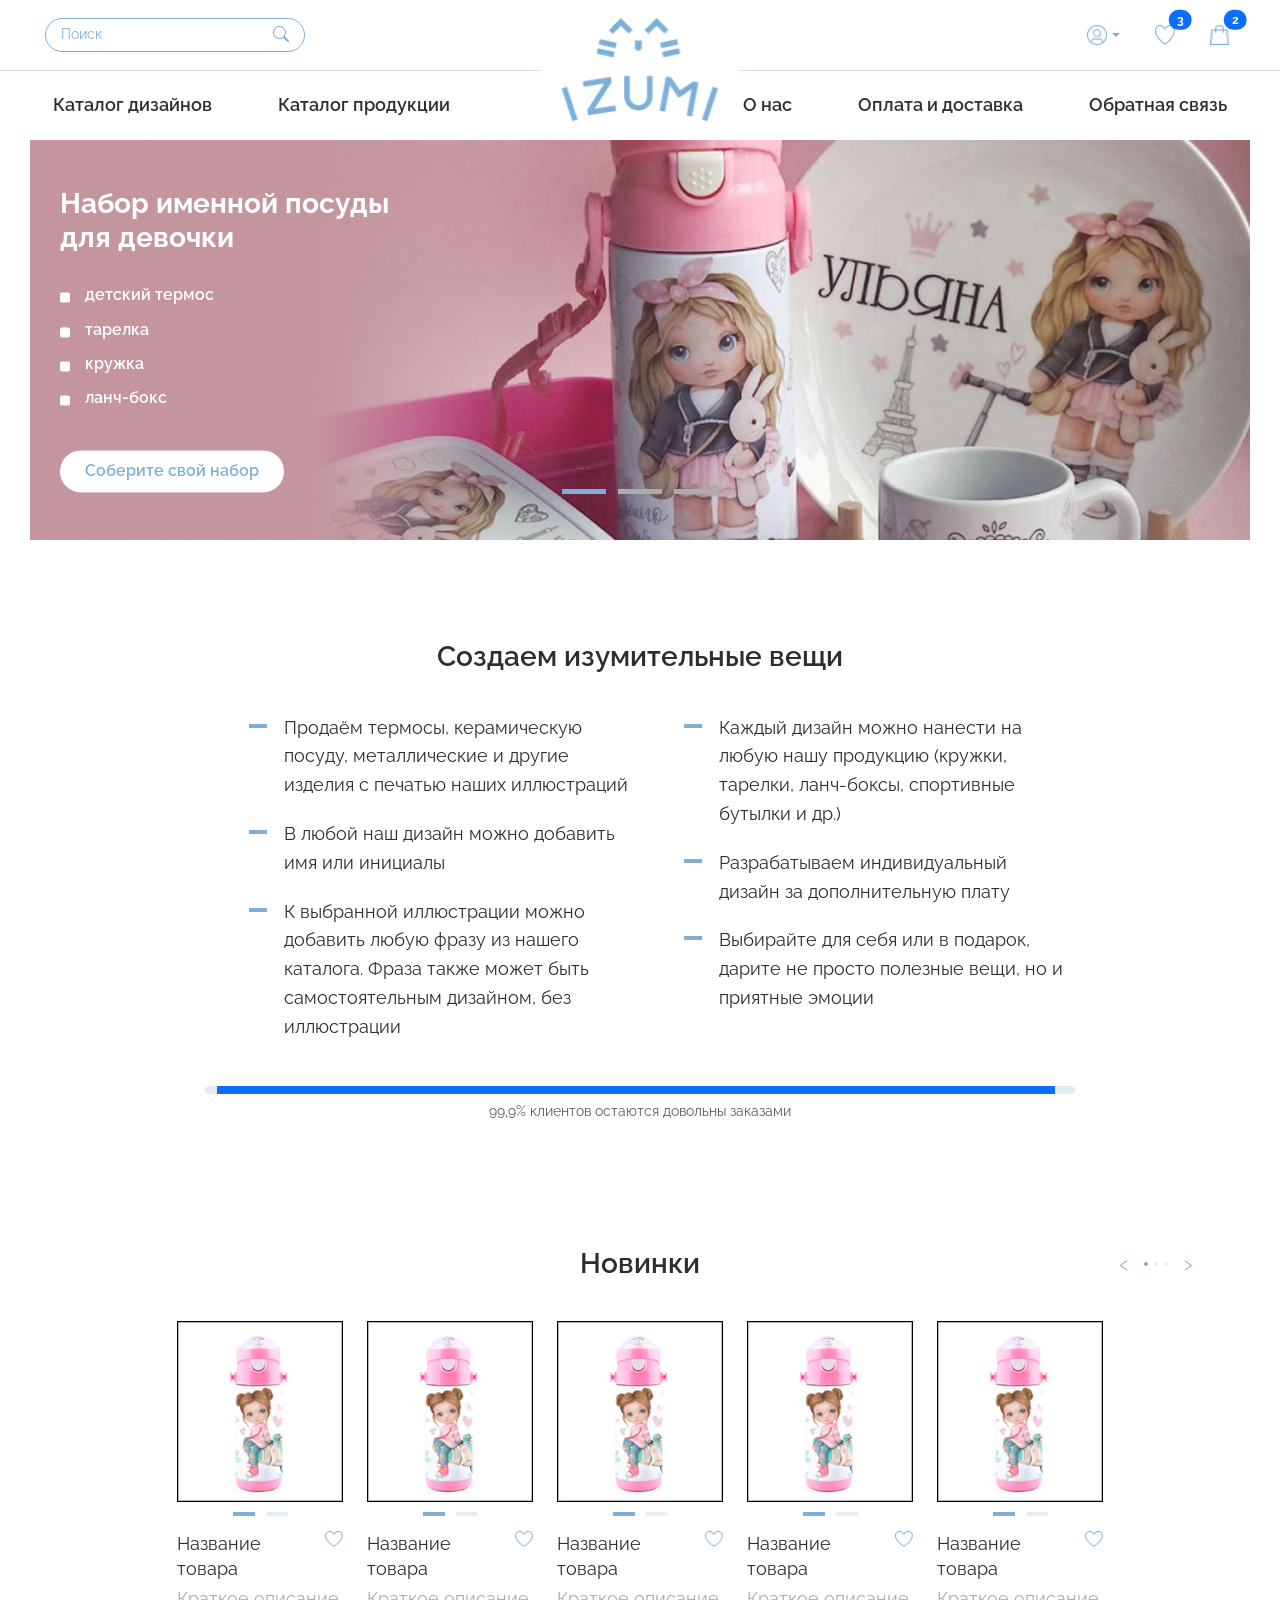
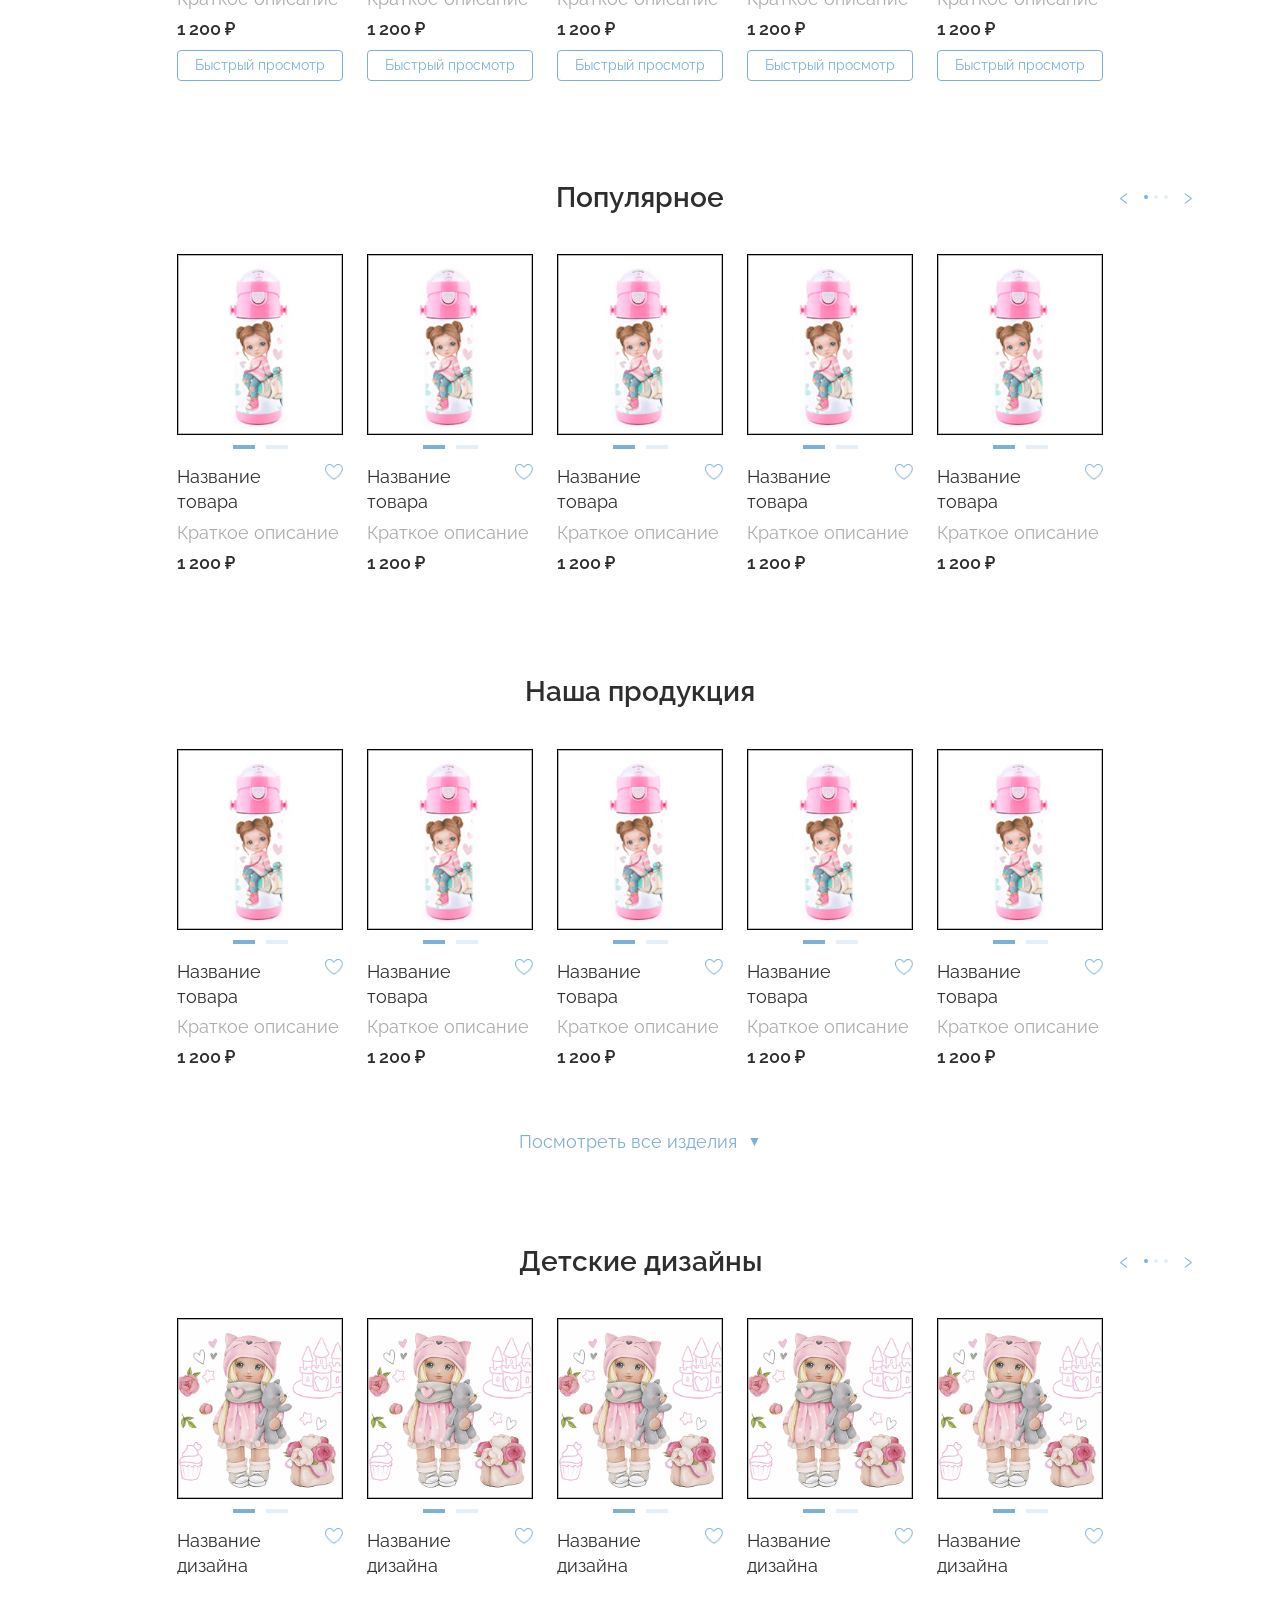
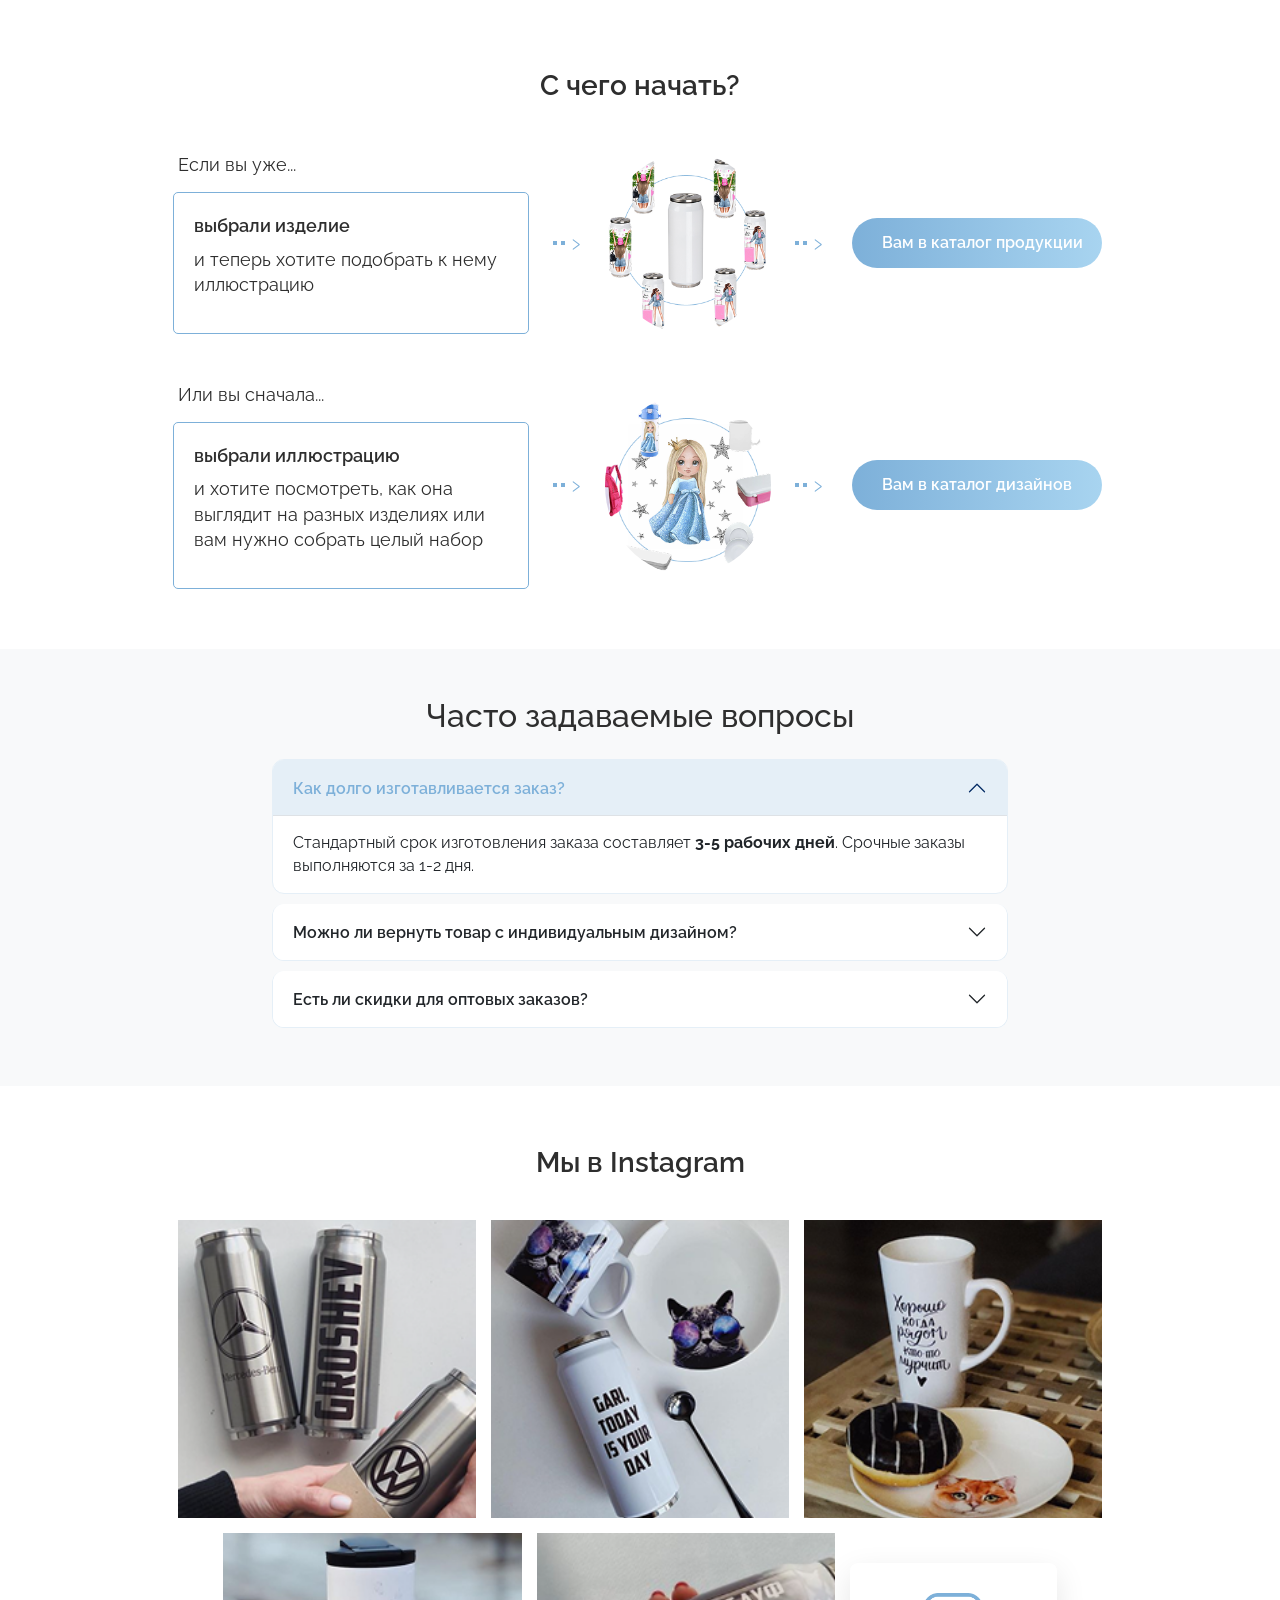
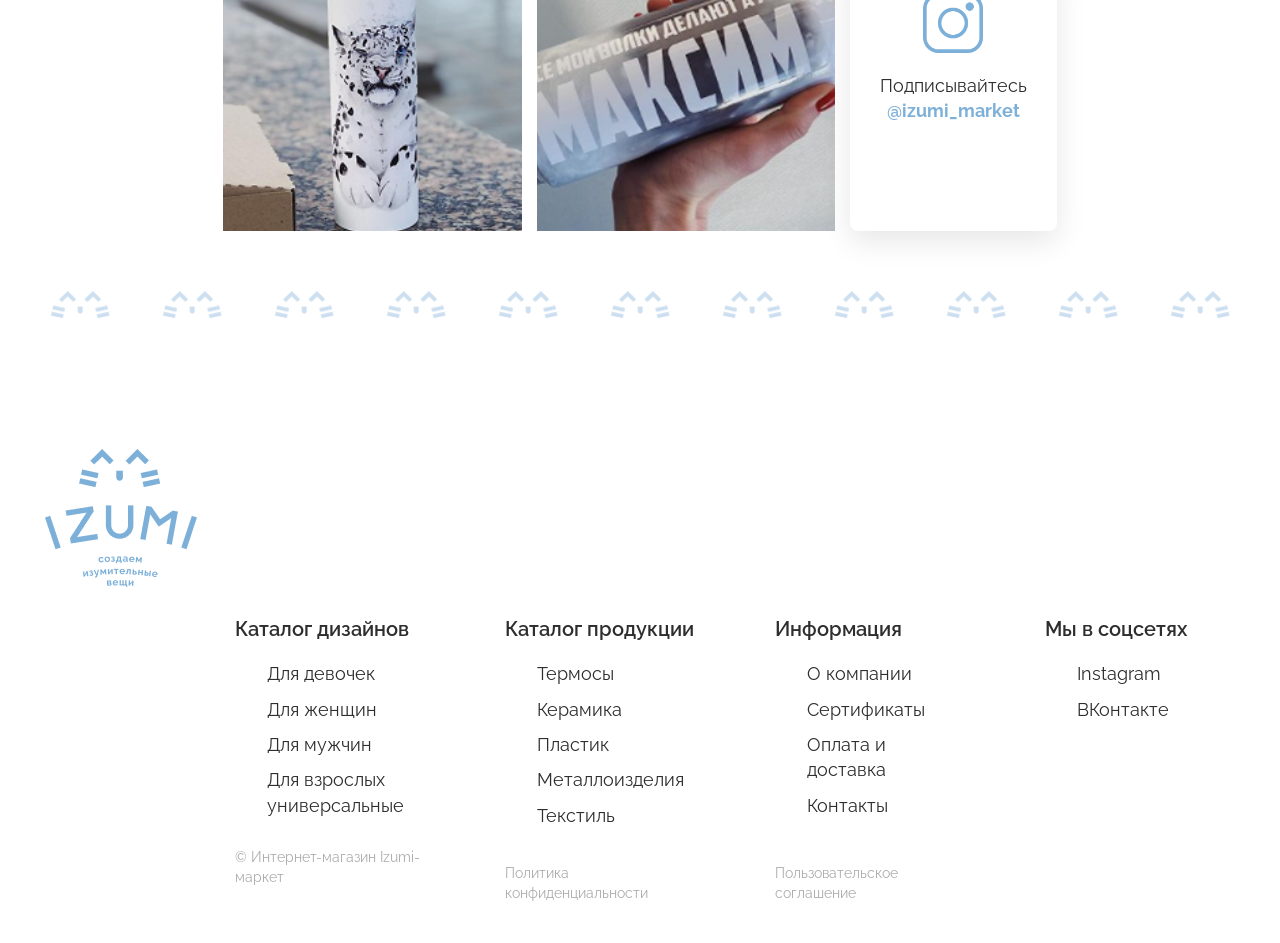
<file: BootStrap/index.html>
<!DOCTYPE html>
<html lang="ru">
<head>
    <meta charset="UTF-8">
    <meta name="viewport" content="width=device-width, initial-scale=1.0">
    <title>Izumi</title>
    <link href="https://cdn.jsdelivr.net/npm/bootstrap@5.3.3/dist/css/bootstrap.min.css" rel="stylesheet">
    <link rel="stylesheet" href="https://cdn.jsdelivr.net/npm/bootstrap-icons@1.11.3/font/bootstrap-icons.min.css">
    <link href="https://fonts.googleapis.com/css2?family=Raleway:wght@400;500;600;700&display=swap" rel="stylesheet">
    <link rel="stylesheet" href="css/style.css">
</head>
<body data-bs-spy="scroll" data-bs-target="#navbarMain" data-bs-root-margin="0px 0px -40%" data-bs-smooth-scroll="true" tabindex="0">
<header class="header">
    <div class="header__line header__line--top"></div>
    <div class="header__container">
       
        <div class="header__top">
            <div class="header__search">
                <input type="text" placeholder="Поиск" class="header__search-input">
                <button class="header__search-btn" aria-label="Искать">
                    <i class="bi bi-search"></i>
                </button>
            </div>
            <div class="header__icons">
                <div class="dropdown d-inline-block">
                    <button class="header__icon-btn dropdown-toggle" type="button" data-bs-toggle="dropdown" aria-expanded="false">
                        <img src="img/auth.png" alt="Профиль">
                    </button>
                    <ul class="dropdown-menu dropdown-menu-end">
                        <li><a class="dropdown-item" href="#"><i class="bi bi-person me-2"></i>Личный кабинет</a></li>
                        <li><a class="dropdown-item" href="#"><i class="bi bi-box-seam me-2"></i>Мои заказы</a></li>
                        <li><hr class="dropdown-divider"></li>
                        <li><a class="dropdown-item" href="#"><i class="bi bi-box-arrow-right me-2"></i>Выйти</a></li>
                    </ul>
                </div>
               <!--  Popover -->
<button class="header__icon-btn position-relative" id="favoritesPopover" 
        data-bs-toggle="popover" 
        data-bs-placement="bottom" 
        data-bs-content="Здесь хранятся выбранные вами товары. Добавляйте понравившиеся позиции в избранное!"
        data-bs-title="Избранное">
    <img src="img/fav.png" alt="Избранное">
    <span class="position-absolute top-0 start-100 translate-middle badge rounded-pill bg-primary">3</span>
</button>
                <button class="header__icon-btn position-relative" data-bs-toggle="offcanvas" data-bs-target="#cartOffcanvas">
                    <img src="img/cart.png" alt="Корзина">
                    <span class="position-absolute top-0 start-100 translate-middle badge rounded-pill bg-primary">2</span>
                </button>
            </div>
        </div>

       
        <div class="header__logo">
            <a href="#">
                <img src="img/logo.png" alt="Izumi">
            </a>
        </div>

        <!-- Navbar -->
        <nav class="navbar navbar-expand-lg header__navbar">
            <div class="container-fluid p-0">
                <button class="navbar-toggler ms-auto" type="button" data-bs-toggle="collapse" data-bs-target="#navbarMain" aria-controls="navbarMain" aria-expanded="false" aria-label="Toggle navigation">
                    <span class="navbar-toggler-icon"></span>
                </button>
                <div class="collapse navbar-collapse" id="navbarMain">
                    <ul class="navbar-nav">
                       
                        <div class="nav-group-left">
                            <li class="nav-item">
                                <a class="nav-link" href="#designs" data-bs-toggle="tooltip" data-bs-placement="bottom" title="Все дизайны иллюстраций">Каталог дизайнов</a>
                            </li>
                            <li class="nav-item">
                                <a class="nav-link" href="#catalog" data-bs-toggle="tooltip" data-bs-placement="bottom" title="Вся наша продукция">Каталог продукции</a>
                            </li>
                        </div>
                       
                        <div class="nav-group-right">
                            <li class="nav-item">
                                <a class="nav-link" href="#onas" data-bs-toggle="tooltip" data-bs-placement="bottom" title="История нашей компании">О нас</a>
                            </li>
                            <li class="nav-item">
                                <a class="nav-link" href="#oplata" data-bs-toggle="tooltip" data-bs-placement="bottom" title="Условия доставки и оплаты">Оплата и доставка</a>
                            </li>
                            <li class="nav-item">
                                <a class="nav-link" href="#feedback-popup">Обратная связь</a>
                            </li>
                        </div>
                    </ul>
                </div>
            </div>
        </nav>
    </div>
</header>
<main>
    <!-- КАРУСЕЛЬ -->
    <div class="services__carousel">
        <div id="mainCarousel" class="carousel slide" data-bs-ride="carousel">
            <div class="carousel-indicators">
                <button type="button" data-bs-target="#mainCarousel" data-bs-slide-to="0" class="active"></button>
                <button type="button" data-bs-target="#mainCarousel" data-bs-slide-to="1"></button>
                <button type="button" data-bs-target="#mainCarousel" data-bs-slide-to="2"></button>
            </div>
            <div class="carousel-inner">
                <div class="carousel-item active">
                    <div class="carousel-slide" style="background-image: url('img/slide1.jpg');">
                        <div class="carousel__content">
                            <h2 class="carousel__title">Набор именной посуды для девочки</h2>
                            <ul class="carousel__list">
                                <li>детский термос</li>
                                <li>тарелка</li>
                                <li>кружка</li>
                                <li>ланч-бокс</li>
                            </ul>
                            <button class="carousel__btn">Соберите свой набор</button>
                        </div>
                    </div>
                </div>
                <div class="carousel-item">
                    <div class="carousel-slide" style="background-image: url('img/slide2.jpg');">
                        <div class="carousel__content">
                            <h2 class="carousel__title">Персонализированные подарки</h2>
                            <ul class="carousel__list">
                                <li>именные кружки</li>
                                <li>тарелки с дизайном</li>
                                <li>термосы с гравировкой</li>
                            </ul>
                            <button class="carousel__btn">Выбрать подарок</button>
                        </div>
                    </div>
                </div>
                <div class="carousel-item">
                    <div class="carousel-slide" style="background-image: url('img/slide3.jpg');">
                        <div class="carousel__content">
                            <h2 class="carousel__title">Уникальные дизайны</h2>
                            <ul class="carousel__list">
                                <li>для детей и взрослых</li>
                                <li>любые фразы</li>
                                <li>индивидуальный подход</li>
                            </ul>
                            <button class="carousel__btn">Смотреть дизайны</button>
                        </div>
                    </div>
                </div>
            </div>
        </div>
    </div>

    <!-- ИНФО БЛОК -->
    <div class="services__info">
        <div class="container">
            <h1 class="services__heading">Создаем изумительные вещи</h1>
            <div class="row justify-content-center gy-4">
                <div class="col-md-6">
                    <ul class="services__list">
                        <li>Продаём термосы, керамическую посуду, металлические и другие изделия с печатью наших иллюстраций</li>
                        <li>В любой наш дизайн можно добавить имя или инициалы</li>
                        <li>К выбранной иллюстрации можно добавить любую фразу из нашего каталога. Фраза также может быть самостоятельным дизайном, без иллюстрации</li>
                    </ul>
                </div>
                <div class="col-md-6">
                    <ul class="services__list">
                        <li>Каждый дизайн можно нанести на любую нашу продукцию (кружки, тарелки, ланч-боксы, спортивные бутылки и др.)</li>
                        <li>Разрабатываем индивидуальный дизайн за дополнительную плату</li>
                        <li>Выбирайте для себя или в подарок, дарите не просто полезные вещи, но и приятные эмоции</li>
                    </ul>
                </div>

                 <div class="progress" style="height: 8px;">
                <div class="progress-bar bg-primary" role="progressbar" style="width: 99%" aria-valuenow="60" aria-valuemin="0" aria-valuemax="100"></div>
            </div>
            <p class="text-center text-muted small mt-2">99,9% клиентов остаются довольны заказами</p>
        </div>
            </div>
        </div>
    </div>

    <!-- НОВИНКИ -->
    <section class="products">
        <div class="container">
            <div class="products__header">
                <h2 class="products__heading">Новинки</h2>
                <div class="products__arrows">
                    <button class="products__arrow">‹</button>
                    <span class="products__dots">
                        <span class="products__dot active"></span>
                        <span class="products__dot"></span>
                        <span class="products__dot"></span>
                    </span>
                    <button class="products__arrow">›</button>
                </div>
            </div>

            <div class="row g-4 justify-content-center">
                <div class="col-lg-2 col-md-4 col-6">
                    <div class="product-card">
                        <div class="product-card__image"><img src="img/product.jpg" alt="Товар"></div>
                        <div class="product-card__dots"><span class="product-card__dot active"></span><span class="product-card__dot"></span></div>
                        <div class="product-card__info">
                            <div class="product-card__name-row"><p class="product-card__name">Название товара</p><button class="product-card__fav"><img src="img/fav.png" alt=""></button></div>
                            <p class="product-card__desc">Краткое описание</p>
                            <p class="product-card__price">1 200 ₽</p>
                            <button class="btn btn-sm btn-outline-primary mt-2 w-100" data-bs-toggle="modal" data-bs-target="#productModal">Быстрый просмотр</button>
                        </div>
                    </div>
                </div>
                <div class="col-lg-2 col-md-4 col-6">
                    <div class="product-card">
                        <div class="product-card__image"><img src="img/product.jpg" alt="Товар"></div>
                        <div class="product-card__dots"><span class="product-card__dot active"></span><span class="product-card__dot"></span></div>
                        <div class="product-card__info">
                            <div class="product-card__name-row"><p class="product-card__name">Название товара</p><button class="product-card__fav"><img src="img/fav.png" alt=""></button></div>
                            <p class="product-card__desc">Краткое описание</p>
                            <p class="product-card__price">1 200 ₽</p>
                            <button class="btn btn-sm btn-outline-primary mt-2 w-100" data-bs-toggle="modal" data-bs-target="#productModal">Быстрый просмотр</button>
                        </div>
                    </div>
                </div>
                <div class="col-lg-2 col-md-4 col-6">
                    <div class="product-card">
                        <div class="product-card__image"><img src="img/product.jpg" alt="Товар"></div>
                        <div class="product-card__dots"><span class="product-card__dot active"></span><span class="product-card__dot"></span></div>
                        <div class="product-card__info">
                            <div class="product-card__name-row"><p class="product-card__name">Название товара</p><button class="product-card__fav"><img src="img/fav.png" alt=""></button></div>
                            <p class="product-card__desc">Краткое описание</p>
                            <p class="product-card__price">1 200 ₽</p>
                            <button class="btn btn-sm btn-outline-primary mt-2 w-100" data-bs-toggle="modal" data-bs-target="#productModal">Быстрый просмотр</button>
                        </div>
                    </div>
                </div>
                <div class="col-lg-2 col-md-4 col-6">
                    <div class="product-card">
                        <div class="product-card__image"><img src="img/product.jpg" alt="Товар"></div>
                        <div class="product-card__dots"><span class="product-card__dot active"></span><span class="product-card__dot"></span></div>
                        <div class="product-card__info">
                            <div class="product-card__name-row"><p class="product-card__name">Название товара</p><button class="product-card__fav"><img src="img/fav.png" alt=""></button></div>
                            <p class="product-card__desc">Краткое описание</p>
                            <p class="product-card__price">1 200 ₽</p>
                            <button class="btn btn-sm btn-outline-primary mt-2 w-100" data-bs-toggle="modal" data-bs-target="#productModal">Быстрый просмотр</button>
                        </div>
                    </div>
                </div>
                <div class="col-lg-2 col-md-4 col-6">
                    <div class="product-card">
                        <div class="product-card__image"><img src="img/product.jpg" alt="Товар"></div>
                        <div class="product-card__dots"><span class="product-card__dot active"></span><span class="product-card__dot"></span></div>
                        <div class="product-card__info">
                            <div class="product-card__name-row"><p class="product-card__name">Название товара</p><button class="product-card__fav"><img src="img/fav.png" alt=""></button></div>
                            <p class="product-card__desc">Краткое описание</p>
                            <p class="product-card__price">1 200 ₽</p>
                            <button class="btn btn-sm btn-outline-primary mt-2 w-100" data-bs-toggle="modal" data-bs-target="#productModal">Быстрый просмотр</button>
                        </div>
                    </div>
                </div>
            </div>
        </div>
    </section>

    <!-- ПОПУЛЯРНОЕ -->
    <section class="products">
        <div class="container">
            <div class="products__header">
                <h2 class="products__heading">Популярное</h2>
                <div class="products__arrows">
                    <button class="products__arrow">‹</button>
                    <span class="products__dots"><span class="products__dot active"></span><span class="products__dot"></span><span class="products__dot"></span></span>
                    <button class="products__arrow">›</button>
                </div>
            </div>
            <div class="row g-4 justify-content-center">
                <div class="col-lg-2 col-md-4 col-6"><div class="product-card"><div class="product-card__image"><img src="img/product.jpg" alt="Товар"></div><div class="product-card__dots"><span class="product-card__dot active"></span><span class="product-card__dot"></span></div><div class="product-card__info"><div class="product-card__name-row"><p class="product-card__name">Название товара</p><button class="product-card__fav"><img src="img/fav.png" alt=""></button></div><p class="product-card__desc">Краткое описание</p><p class="product-card__price">1 200 ₽</p></div></div></div>
                <div class="col-lg-2 col-md-4 col-6"><div class="product-card"><div class="product-card__image"><img src="img/product.jpg" alt="Товар"></div><div class="product-card__dots"><span class="product-card__dot active"></span><span class="product-card__dot"></span></div><div class="product-card__info"><div class="product-card__name-row"><p class="product-card__name">Название товара</p><button class="product-card__fav"><img src="img/fav.png" alt=""></button></div><p class="product-card__desc">Краткое описание</p><p class="product-card__price">1 200 ₽</p></div></div></div>
                <div class="col-lg-2 col-md-4 col-6"><div class="product-card"><div class="product-card__image"><img src="img/product.jpg" alt="Товар"></div><div class="product-card__dots"><span class="product-card__dot active"></span><span class="product-card__dot"></span></div><div class="product-card__info"><div class="product-card__name-row"><p class="product-card__name">Название товара</p><button class="product-card__fav"><img src="img/fav.png" alt=""></button></div><p class="product-card__desc">Краткое описание</p><p class="product-card__price">1 200 ₽</p></div></div></div>
                <div class="col-lg-2 col-md-4 col-6"><div class="product-card"><div class="product-card__image"><img src="img/product.jpg" alt="Товар"></div><div class="product-card__dots"><span class="product-card__dot active"></span><span class="product-card__dot"></span></div><div class="product-card__info"><div class="product-card__name-row"><p class="product-card__name">Название товара</p><button class="product-card__fav"><img src="img/fav.png" alt=""></button></div><p class="product-card__desc">Краткое описание</p><p class="product-card__price">1 200 ₽</p></div></div></div>
                <div class="col-lg-2 col-md-4 col-6"><div class="product-card"><div class="product-card__image"><img src="img/product.jpg" alt="Товар"></div><div class="product-card__dots"><span class="product-card__dot active"></span><span class="product-card__dot"></span></div><div class="product-card__info"><div class="product-card__name-row"><p class="product-card__name">Название товара</p><button class="product-card__fav"><img src="img/fav.png" alt=""></button></div><p class="product-card__desc">Краткое описание</p><p class="product-card__price">1 200 ₽</p></div></div></div>
            </div>
        </div>
    </section>

    <!-- ПРОДУКЦИЯ -->
    <section id="catalog" class="products">
        <div class="container">
            <div class="products__header">
                <h2 class="products__heading">Наша продукция</h2>
            </div>
            <div class="row g-4 justify-content-center">
                <div class="col-lg-2 col-md-4 col-6"><div class="product-card"><div class="product-card__image"><img src="img/product.jpg" alt="Товар"></div><div class="product-card__dots"><span class="product-card__dot active"></span><span class="product-card__dot"></span></div><div class="product-card__info"><div class="product-card__name-row"><p class="product-card__name">Название товара</p><button class="product-card__fav"><img src="img/fav.png" alt=""></button></div><p class="product-card__desc">Краткое описание</p><p class="product-card__price">1 200 ₽</p></div></div></div>
                <div class="col-lg-2 col-md-4 col-6"><div class="product-card"><div class="product-card__image"><img src="img/product.jpg" alt="Товар"></div><div class="product-card__dots"><span class="product-card__dot active"></span><span class="product-card__dot"></span></div><div class="product-card__info"><div class="product-card__name-row"><p class="product-card__name">Название товара</p><button class="product-card__fav"><img src="img/fav.png" alt=""></button></div><p class="product-card__desc">Краткое описание</p><p class="product-card__price">1 200 ₽</p></div></div></div>
                <div class="col-lg-2 col-md-4 col-6"><div class="product-card"><div class="product-card__image"><img src="img/product.jpg" alt="Товар"></div><div class="product-card__dots"><span class="product-card__dot active"></span><span class="product-card__dot"></span></div><div class="product-card__info"><div class="product-card__name-row"><p class="product-card__name">Название товара</p><button class="product-card__fav"><img src="img/fav.png" alt=""></button></div><p class="product-card__desc">Краткое описание</p><p class="product-card__price">1 200 ₽</p></div></div></div>
                <div class="col-lg-2 col-md-4 col-6"><div class="product-card"><div class="product-card__image"><img src="img/product.jpg" alt="Товар"></div><div class="product-card__dots"><span class="product-card__dot active"></span><span class="product-card__dot"></span></div><div class="product-card__info"><div class="product-card__name-row"><p class="product-card__name">Название товара</p><button class="product-card__fav"><img src="img/fav.png" alt=""></button></div><p class="product-card__desc">Краткое описание</p><p class="product-card__price">1 200 ₽</p></div></div></div>
                <div class="col-lg-2 col-md-4 col-6"><div class="product-card"><div class="product-card__image"><img src="img/product.jpg" alt="Товар"></div><div class="product-card__dots"><span class="product-card__dot active"></span><span class="product-card__dot"></span></div><div class="product-card__info"><div class="product-card__name-row"><p class="product-card__name">Название товара</p><button class="product-card__fav"><img src="img/fav.png" alt=""></button></div><p class="product-card__desc">Краткое описание</p><p class="product-card__price">1 200 ₽</p></div></div></div>
            </div>
            <div class="products__more">
                <button class="products__more-btn">Посмотреть все изделия<span class="products__more-arrow">▼</span></button>
            </div>
        </div>
    </section>

    <!-- ДЕТСКИЕ ДИЗАЙНЫ -->
    <section id="designs" class="designs">
        <div class="container">
            <div class="products__header">
                <h2 class="products__heading">Детские дизайны</h2>
                <div class="products__arrows">
                    <button class="products__arrow">‹</button>
                    <span class="products__dots"><span class="products__dot active"></span><span class="products__dot"></span><span class="products__dot"></span></span>
                    <button class="products__arrow">›</button>
                </div>
            </div>
            <div class="row g-4 justify-content-center">
                <div class="col-lg-2 col-md-4 col-6"><div class="product-card"><div class="product-card__image"><img src="img/kiddesign.jpg" alt="Дизайн"></div><div class="product-card__dots"><span class="product-card__dot active"></span><span class="product-card__dot"></span></div><div class="product-card__info"><div class="product-card__name-row"><p class="product-card__name">Название дизайна</p><button class="product-card__fav"><img src="img/fav.png" alt=""></button></div></div></div></div>
                <div class="col-lg-2 col-md-4 col-6"><div class="product-card"><div class="product-card__image"><img src="img/kiddesign.jpg" alt="Дизайн"></div><div class="product-card__dots"><span class="product-card__dot active"></span><span class="product-card__dot"></span></div><div class="product-card__info"><div class="product-card__name-row"><p class="product-card__name">Название дизайна</p><button class="product-card__fav"><img src="img/fav.png" alt=""></button></div></div></div></div>
                <div class="col-lg-2 col-md-4 col-6"><div class="product-card"><div class="product-card__image"><img src="img/kiddesign.jpg" alt="Дизайн"></div><div class="product-card__dots"><span class="product-card__dot active"></span><span class="product-card__dot"></span></div><div class="product-card__info"><div class="product-card__name-row"><p class="product-card__name">Название дизайна</p><button class="product-card__fav"><img src="img/fav.png" alt=""></button></div></div></div></div>
                <div class="col-lg-2 col-md-4 col-6"><div class="product-card"><div class="product-card__image"><img src="img/kiddesign.jpg" alt="Дизайн"></div><div class="product-card__dots"><span class="product-card__dot active"></span><span class="product-card__dot"></span></div><div class="product-card__info"><div class="product-card__name-row"><p class="product-card__name">Название дизайна</p><button class="product-card__fav"><img src="img/fav.png" alt=""></button></div></div></div></div>
                <div class="col-lg-2 col-md-4 col-6"><div class="product-card"><div class="product-card__image"><img src="img/kiddesign.jpg" alt="Дизайн"></div><div class="product-card__dots"><span class="product-card__dot active"></span><span class="product-card__dot"></span></div><div class="product-card__info"><div class="product-card__name-row"><p class="product-card__name">Название дизайна</p><button class="product-card__fav"><img src="img/fav.png" alt=""></button></div></div></div></div>
            </div>
        </div>
    </section>

    <!-- С ЧЕГО НАЧАТЬ -->
    <section class="howtobegin">
        <div class="container">
            <h2 class="howtobegin__heading">С чего начать?</h2>
            
            <div class="row align-items-center justify-content-center gy-4 mb-5">
                <div class="col-md-4 text-center text-md-start">
                    <p class="howtobegin__intro">Если вы уже...</p>
                    <div class="howtobegin__box">
                        <p class="howtobegin__subtitle howtobegin__subtitle--bold">выбрали изделие</p>
                        <p class="howtobegin__desc">и теперь хотите подобрать к нему иллюстрацию</p>
                    </div>
                </div>
                <div class="col-auto d-none d-md-block">
                    <div class="howtobegin__arrow">
                        <span class="howtobegin__dots"><span class="howtobegin__dot"></span><span class="howtobegin__dot"></span></span>
                        <span class="howtobegin__pointer">›</span>
                    </div>
                </div>
                <div class="col-md-2 text-center">
                    <div class="howtobegin__image"><img src="img/productcircle.png" alt="Продукция"></div>
                </div>
                <div class="col-auto d-none d-md-block">
                    <div class="howtobegin__arrow">
                        <span class="howtobegin__dots"><span class="howtobegin__dot"></span><span class="howtobegin__dot"></span></span>
                        <span class="howtobegin__pointer">›</span>
                    </div>
                </div>
                <div class="col-md-3 text-center">
                    <div class="howtobegin__action"><button class="howtobegin__btn">Вам в каталог продукции</button></div>
                </div>
            </div>

            <div class="row align-items-center justify-content-center gy-4">
                <div class="col-md-4 text-center text-md-start">
                    <p class="howtobegin__intro">Или вы сначала...</p>
                    <div class="howtobegin__box">
                        <p class="howtobegin__subtitle howtobegin__subtitle--bold">выбрали иллюстрацию</p>
                        <p class="howtobegin__desc">и хотите посмотреть, как она выглядит на разных изделиях или вам нужно собрать целый набор</p>
                    </div>
                </div>
                <div class="col-auto d-none d-md-block">
                    <div class="howtobegin__arrow">
                        <span class="howtobegin__dots"><span class="howtobegin__dot"></span><span class="howtobegin__dot"></span></span>
                        <span class="howtobegin__pointer">›</span>
                    </div>
                </div>
                <div class="col-md-2 text-center">
                    <div class="howtobegin__image"><img src="img/designcircle.png" alt="Дизайны"></div>
                </div>
                <div class="col-auto d-none d-md-block">
                    <div class="howtobegin__arrow">
                        <span class="howtobegin__dots"><span class="howtobegin__dot"></span><span class="howtobegin__dot"></span></span>
                        <span class="howtobegin__pointer">›</span>
                    </div>
                </div>
                <div class="col-md-3 text-center">
                    <div class="howtobegin__action"><button class="howtobegin__btn">Вам в каталог дизайнов</button></div>
                </div>
            </div>
        </div>
    </section>

    <!-- АККОРДЕОН FAQ -->
    <section class="py-5 bg-light">
        <div class="container">
            <h2 class="text-center mb-4">Часто задаваемые вопросы</h2>
            <div class="row justify-content-center">
                <div class="col-md-8">
                    <div class="accordion" id="faqAccordion">
                        <div class="accordion-item">
                            <h2 class="accordion-header">
                                <button class="accordion-button" type="button" data-bs-toggle="collapse" data-bs-target="#collapseOne">
                                    Как долго изготавливается заказ?
                                </button>
                            </h2>
                            <div id="collapseOne" class="accordion-collapse collapse show" data-bs-parent="#faqAccordion">
                                <div class="accordion-body">
                                    Стандартный срок изготовления заказа составляет <strong>3-5 рабочих дней</strong>. Срочные заказы выполняются за 1-2 дня.
                                </div>
                            </div>
                        </div>
                        <div class="accordion-item">
                            <h2 class="accordion-header">
                                <button class="accordion-button collapsed" type="button" data-bs-toggle="collapse" data-bs-target="#collapseTwo">
                                    Можно ли вернуть товар с индивидуальным дизайном?
                                </button>
                            </h2>
                            <div id="collapseTwo" class="accordion-collapse collapse" data-bs-parent="#faqAccordion">
                                <div class="accordion-body">
                                    Товары с индивидуальным дизайном возврату и обмену не подлежат, если они не имеют фабричных дефектов.
                                </div>
                            </div>
                        </div>
                        <div class="accordion-item">
                            <h2 class="accordion-header">
                                <button class="accordion-button collapsed" type="button" data-bs-toggle="collapse" data-bs-target="#collapseThree">
                                    Есть ли скидки для оптовых заказов?
                                </button>
                            </h2>
                            <div id="collapseThree" class="accordion-collapse collapse" data-bs-parent="#faqAccordion">
                                <div class="accordion-body">
                                    Да! Для заказов от 10 000 ₽ - скидка 5%, от 20 000 ₽ - 10%, от 50 000 ₽ - 15%.
                                </div>
                            </div>
                        </div>
                    </div>
                </div>
            </div>
        </div>
    </section>

    <!-- INSTAGRAM -->
    <section id="onas" class="instagram">
        <div class="container">
            <h2 class="instagram__heading">Мы в Instagram</h2>
            <div class="instagram__grid">
                <div class="instagram__item instagram__item--1"><img src="img/img1.png" alt="Instagram"></div>
                <div class="instagram__item instagram__item--2"><img src="img/img2.png" alt="Instagram"></div>
                <div class="instagram__item instagram__item--3"><img src="img/img3.png" alt="Instagram"></div>
                <div class="instagram__item instagram__item--5"><img src="img/img5.png" alt="Instagram"></div>
                <div class="instagram__item instagram__item--6"><img src="img/img6.png" alt="Instagram"></div>
                <div class="instagram__center">
                    <div class="instagram__logo"><img src="img/instlogo.png" alt="Instagram"></div>
                    <p class="instagram__text">Подписывайтесь<br><a href="https://instagram.com/izumi_market" target="_blank" class="instagram__link">@izumi_market</a></p>
                </div>
            </div>
        </div>
    </section>
</main>

<!-- КОРЗИНА OFFСANVAS -->
<div class="offcanvas offcanvas-end" tabindex="-1" id="cartOffcanvas">
    <div class="offcanvas-header bg-primary text-white">
        <h3 class="offcanvas-title"><i class="bi bi-cart"></i> Корзина</h3>
        <button type="button" class="btn-close btn-close-white" data-bs-dismiss="offcanvas"></button>
    </div>
    <div class="offcanvas-body">
        <div class="cart-item d-flex justify-content-between align-items-center mb-3 pb-2 border-bottom">
            <div><strong>Кружка именная</strong><div class="text-muted small">1 200 ₽ x 1</div></div>
            <button class="btn btn-sm btn-outline-danger">Удалить</button>
        </div>
        <div class="cart-item d-flex justify-content-between align-items-center mb-3 pb-2 border-bottom">
            <div><strong>Термос детский</strong><div class="text-muted small">2 500 ₽ x 1</div></div>
            <button class="btn btn-sm btn-outline-danger">Удалить</button>
        </div>
        <hr>
        <div class="d-flex justify-content-between mb-3"><strong>Итого:</strong><strong>3 700 ₽</strong></div>
        <button class="btn btn-primary w-100">Оформить заказ</button>
    </div>
</div>

<!-- МОДАЛКА БЫСТРОГО ПРОСМОТРА -->
<div class="modal fade" id="productModal" tabindex="-1">
    <div class="modal-dialog modal-dialog-centered">
        <div class="modal-content">
            <div class="modal-header bg-primary text-white">
                <h3 class="modal-title">Быстрый просмотр</h3>
                <button type="button" class="btn-close btn-close-white" data-bs-dismiss="modal"></button>
            </div>
            <div class="modal-body text-center">
                <img src="img/product.jpg" alt="Товар" class="img-fluid mb-3" style="max-height: 200px;">
                <h4>Кружка именная</h4>
                <p class="text-muted">Керамическая кружка 350 мл с авторским дизайном. Можно добавить любое имя или фразу.</p>
                <p class="h3 text-primary">1 200 ₽</p>
            </div>
            <div class="modal-footer">
                <button type="button" class="btn btn-secondary" data-bs-dismiss="modal">Закрыть</button>
                <button type="button" class="btn btn-primary" onclick="showAddToCartToast()">Добавить в корзину</button>
            </div>
        </div>
    </div>
</div>
<!-- ТОСТ уведомление -->
<div class="toast-container position-fixed bottom-0 end-0 p-3" style="z-index: 1100;">
    <div id="addToCartToast" class="toast" role="alert" aria-live="assertive" aria-atomic="true" data-bs-autohide="true" data-bs-delay="3000">
        <div class="toast-header bg-primary text-white">
            <i class="bi bi-cart-check me-2"></i>
            <strong class="me-auto">Izumi Маркет</strong>
            <small>только что</small>
            <button type="button" class="btn-close btn-close-white" data-bs-dismiss="toast"></button>
        </div>
        <div class="toast-body">
            Товар успешно добавлен в корзину!
        </div>
    </div>
</div>
<!-- ПОДВАЛ -->
<footer class="footer">
    <div class="footer__strip">
        <div class="footer__strip-inner">
            <img src="img/logofon.png" alt="" class="footer__strip-img">
            <img src="img/logofon.png" alt="" class="footer__strip-img">
            <img src="img/logofon.png" alt="" class="footer__strip-img">
            <img src="img/logofon.png" alt="" class="footer__strip-img">
            <img src="img/logofon.png" alt="" class="footer__strip-img">
            <img src="img/logofon.png" alt="" class="footer__strip-img">
            <img src="img/logofon.png" alt="" class="footer__strip-img">
            <img src="img/logofon.png" alt="" class="footer__strip-img">
            <img src="img/logofon.png" alt="" class="footer__strip-img">
            <img src="img/logofon.png" alt="" class="footer__strip-img">
            <img src="img/logofon.png" alt="" class="footer__strip-img">
            <img src="img/logofon.png" alt="" class="footer__strip-img">
            <img src="img/logofon.png" alt="" class="footer__strip-img">
            <img src="img/logofon.png" alt="" class="footer__strip-img">
            <img src="img/logofon.png" alt="" class="footer__strip-img">
        </div>
    </div>
    <div class="footer__main">
        <div class="footer__container">
            <div class="footer__logo">
                <a href="#"><img src="img/izumilog.png" alt="Izumi"></a>
            </div>
            <div class="footer__columns">
                <div class="footer__column">
                    <h2 class="footer__column-title">Каталог дизайнов</h2>
                    <ul class="footer__list"><li><a href="#">Для девочек</a></li><li><a href="#">Для женщин</a></li><li><a href="#">Для мужчин</a></li><li><a href="#">Для взрослых универсальные</a></li></ul>
                    <p class="footer__copyright">© Интернет-магазин Izumi-маркет</p>
                </div>
                <div class="footer__column">
                    <h2 class="footer__column-title">Каталог продукции</h2>
                    <ul class="footer__list"><li><a href="#">Термосы</a></li><li><a href="#">Керамика</a></li><li><a href="#">Пластик</a></li><li><a href="#">Металлоизделия</a></li><li><a href="#">Текстиль</a></li></ul>
                    <a href="#" class="footer__policy">Политика конфиденциальности</a>
                </div>
                <div class="footer__column">
                    <h2 class="footer__column-title">Информация</h2>
                    <ul class="footer__list"><li><a href="#">О компании</a></li><li><a href="#">Сертификаты</a></li><li><a href="#">Оплата и доставка</a></li><li><a href="#">Контакты</a></li></ul>
                    <a href="#" class="footer__terms">Пользовательское соглашение</a>
                </div>
                <div class="footer__column">
                    <h2 class="footer__column-title">Мы в соцсетях</h2>
                    <ul class="footer__list"><li><a href="#">Instagram</a></li><li><a href="#">ВКонтакте</a></li></ul>
                </div>
            </div>
        </div>
    </div>
</footer>

<!-- POPUP ОБРАТНОЙ СВЯЗИ -->
<div id="feedback-popup" class="feedback-popup">
    <div class="feedback-popup__content">
        <a href="#" class="feedback-popup__close">&times;</a>
        <div class="feedback-popup__header">
            <h3 class="feedback-popup__title">Обратная связь</h3>
            <p class="feedback-popup__subtitle">Напишите нам, и мы обязательно ответим</p>
        </div>
        <form class="feedback-popup__form">
            <div class="feedback-popup__field"><input type="text" placeholder="Ваше имя" required></div>
            <div class="feedback-popup__field"><input type="email" placeholder="Email для ответа" required></div>
            <div class="feedback-popup__field"><select required><option value="" disabled selected>Тема обращения</option><option>Заказ и доставка</option><option>Вопрос о товаре</option><option>Дизайн и персонализация</option><option>Сотрудничество</option><option>Другое</option></select></div>
            <div class="feedback-popup__field"><textarea rows="4" placeholder="Ваше сообщение..." required></textarea></div>
            <label class="feedback-popup__checkbox"><input type="checkbox" required><span>Я согласен с <a href="#">политикой обработки данных</a></span></label>
            <button type="submit" class="feedback-popup__submit">Отправить сообщение</button>
        </form>
    </div>
</div>
<script src="https://cdn.jsdelivr.net/npm/bootstrap@5.3.3/dist/js/bootstrap.bundle.min.js"></script>
<script>

    document.addEventListener('DOMContentLoaded', function() {
        // Tooltips
        var tooltipTriggerList = [].slice.call(document.querySelectorAll('[data-bs-toggle="tooltip"]'))
        tooltipTriggerList.forEach(function(tooltipTriggerEl) {
            new bootstrap.Tooltip(tooltipTriggerEl)
        })
        
        // Popover (новый виджет)
        var popoverTriggerList = [].slice.call(document.querySelectorAll('[data-bs-toggle="popover"]'))
        popoverTriggerList.forEach(function(popoverTriggerEl) {
            new bootstrap.Popover(popoverTriggerEl, {
                trigger: 'hover' // срабатывает при наведении
            })
        })
        
        // Toast
        var toastEl = document.getElementById('addToCartToast')
        if (toastEl) {
            window.cartToast = new bootstrap.Toast(toastEl, {
                autohide: true,
                delay: 3000
            })
        }
    })
    
    // Функция для показа Toast 
    function showAddToCartToast() {
        if (window.cartToast) {
            window.cartToast.show()
        }
        // Обновляем счетчик корзины
        var cartCount = document.querySelector('[data-bs-target="#cartOffcanvas"] .badge')
        if (cartCount) {
            var current = parseInt(cartCount.innerText) || 0
            cartCount.innerText = current + 1
        }
    }
</script>
</body>
</html>
</file>
<file: BootStrap/css/style.css>
/* ПЕРЕМЕННЫЕ */
:root {
    --color-primary: #7DB0D9;
    --color-primary-dark: #5f9bc0;
    --color-dark: #2E2E2E;
    --color-gray: #ACACAC;
    --color-light-bg: #E5EFF7;
    --color-white: #fff;
    --color-black: #000;
    --font-family: 'Raleway', sans-serif;
    --transition: 0.2s ease;
    --container-width: 1220px;
}

/* БАЗОВЫЕ СТИЛИ */
*,
*::before,
*::after {
    margin: 0;
    padding: 0;
    box-sizing: border-box;
}

body {
    font-family: var(--font-family);
    color: var(--color-dark);
    background-color: var(--color-white);
    line-height: 1.4;
}

button {
    background: none;
    border: none;
    cursor: pointer;
    font-family: inherit;
}

button:focus-visible {
    outline: 2px solid var(--color-primary);
    outline-offset: 2px;
}

img {
    max-width: 100%;
    height: auto;
    display: block;
}

a {
    text-decoration: none;
    color: inherit;
    transition: color var(--transition);
}

a:hover {
    color: var(--color-primary);
}

ul {
    list-style: none;
}

/* ХЕДЕР */
.header {
    background: var(--color-white);
    height: 140px;
    position: relative;
}

.header__container {
    max-width: var(--container-width);
    margin: 0 auto;
    padding: 0 15px;
    height: 100%;
    position: relative;
}

/* Горизонтальная линия */
.header__line {
    position: absolute;
    left: 0;
    right: 0;
    height: 1px;
    z-index: 3;
    pointer-events: none;
}

.header__line--top {
    top: 70px;
    background: linear-gradient(to right, #CBDFF0, #CBDFF0) left,
                linear-gradient(to right, #CBDFF0, #CBDFF0) right;
    background-size: calc(50% - 100px) 100%;
    background-repeat: no-repeat;
}

/* Верхняя строка: поиск слева, иконки справа */
.header__top {
    display: flex;
    align-items: center;
    justify-content: space-between;
    height: 70px;
    position: relative;
    z-index: 4;
}

/* Поиск */
.header__search {
    display: flex;
    align-items: center;
    border: 1px solid var(--color-primary);
    border-radius: 30px;
    padding: 5px 15px;
    width: 260px;
    color: var(--color-primary);
}

.header__search-input {
    border: none;
    outline: none;
    font-family: var(--font-family);
    font-size: 14px;
    flex: 1;
    color: var(--color-dark);
    background: transparent;
}

.header__search-input::placeholder {
    color: var(--color-primary);
    font-size: 14px;
}

.header__search-btn {
    color: var(--color-primary);
    display: flex;
    align-items: center;
    padding: 0;
}

/* Иконки */
.header__icons {
    display: flex;
    gap: 25px;
    align-items: center;
}

.header__icon-btn {
    color: var(--color-primary);
    display: flex;
    align-items: center;
    padding: 5px;
    background: none;
    border: none;
}

.header__icon-btn img {
    width: 20px;
    height: 20px;
}

/* Логотип по центру */
.header__logo {
    position: absolute;
    left: 50%;
    top: 50%;
    transform: translate(-50%, -50%);
    z-index: 2;
    display: flex;
    align-items: center;
    justify-content: center;
}

.header__logo img {
    display: block;
    width: 157px;
    height: 104px;
    opacity: 0;
    animation: fadeInUp 0.9s ease forwards;
}
/*BOOTSTRAP NAVBAR*/

.header__navbar {
    height: 70px;
    display: flex;
    align-items: center;
    position: relative;
    z-index: 1;
}

/* Контейнер для навигации - используем flex для распределения */
.header__navbar .container-fluid {
    display: flex;
    align-items: center;
    width: 100%;
}

/* Меню слева и справа */
.navbar-collapse {
    width: 100%;
}

.header__navbar .navbar-nav {
    display: flex;
    width: 100%;
    align-items: center;
}

/* Левая группа (первые 2 пункта) */
.header__navbar .navbar-nav .nav-group-left {
    display: flex;
    gap: 50px;
    margin-right: auto;
}

/* Правая группа (остальные 3 пункта) */
.header__navbar .navbar-nav .nav-group-right {
    display: flex;
    gap: 50px;
    margin-left: auto;
}

.header__navbar .nav-link {
    font-size: 18px;
    font-weight: 600;
    color: var(--color-dark);
    transition: color var(--transition);
    white-space: nowrap;
    padding: 0;
}

.header__navbar .nav-link:hover {
    color: var(--color-primary);
}


.header__icons .dropdown-menu {
    margin-top: 10px;
}
/* Кнопка бургер-меню (скрыта на десктопе) */
.navbar-toggler {
    display: none;
    border: 1px solid var(--color-primary);
    padding: 8px 10px;
}

.navbar-toggler-icon {
    background-image: url("data:image/svg+xml,%3csvg xmlns='http://www.w3.org/2000/svg' viewBox='0 0 30 30'%3e%3cpath stroke='%237DB0D9' stroke-linecap='round' stroke-miterlimit='10' stroke-width='2' d='M4 7h22M4 15h22M4 23h22'/%3e%3c/svg%3e");
}
/* КАРУСЕЛЬ */
.services__carousel {
    margin-bottom: 40px;
    max-width: var(--container-width);
    margin-left: auto;
    margin-right: auto;
}

.carousel-slide {
    height: 500px;
    background-size: cover;
    background-position: center;
    background-repeat: no-repeat;
    position: relative;
}

.carousel__content {
    position: absolute;
    left: 60px;
    top: 50%;
    transform: translateY(-50%);
    max-width: 450px;
}

.carousel__title {
    font-size: 42px;
    font-weight: 700;
    color: var(--color-white);
    line-height: 1.2;
    margin-bottom: 30px;
}

.carousel__list {
    margin-bottom: 40px;
    font-size: 22px;
    font-weight: 600;
    color: var(--color-white);
    padding-left: 0;
}

.carousel__list li {
    position: relative;
    padding-left: 25px;
    margin-bottom: 12px;
}

.carousel__list li::before {
    content: '';
    position: absolute;
    left: 0;
    top: 8px;
    width: 10px;
    height: 10px;
    background-color: var(--color-white);
    border-radius: 2px;
}

.carousel__btn {
    background-color: var(--color-white);
    color: var(--color-primary);
    font-size: 20px;
    font-weight: 600;
    padding: 12px 30px;
    border-radius: 30px;
    transition: all var(--transition);
}

.carousel__btn:hover {
    background-color: #f0f0f0;
    transform: scale(1.02);
}

.carousel-indicators {
    bottom: 20px;
}

.carousel-indicators button {
    width: 44px !important;
    height: 5px !important;
    background-color: var(--color-gray) !important;
    border-radius: 0 !important;
    margin: 0 6px !important;
    opacity: 1 !important;
}

.carousel-indicators button.active {
    background-color: var(--color-primary) !important;
}

/* ИНФО БЛОК */
.services__info {
    max-width: 900px;
    margin: 0 auto;
    padding: 60px 15px;
}

.services__heading {
    text-align: center;
    font-size: 36px;
    font-weight: 600;
    color: var(--color-dark);
    margin-bottom: 40px;
}

.services__list {
    font-size: 18px;
    line-height: 1.6;
}

.services__list li {
    position: relative;
    padding-left: 35px;
    margin-bottom: 20px;
}

.services__list li::before {
    content: '';
    position: absolute;
    left: 0;
    top: 10px;
    width: 18px;
    height: 4px;
    background-color: var(--color-primary);
}

/* ТОВАРЫ И ДИЗАЙНЫ */
.products {
    padding: 50px 0;
}

.designs {
    padding: 30px 0;
}

.products__header {
    display: flex;
    align-items: center;
    justify-content: center;
    position: relative;
    margin-bottom: 40px;
    flex-wrap: wrap;
}

.products__heading {
    font-size: 36px;
    font-weight: 600;
    color: var(--color-dark);
    text-align: center;
    margin-bottom: 0;
}

.products__arrows {
    position: absolute;
    right: 0;
    display: flex;
    align-items: center;
    gap: 10px;
}

.products__arrow {
    color: var(--color-primary);
    font-size: 28px;
    line-height: 1;
    padding: 0 5px;
    font-weight: 300;
    transition: opacity var(--transition);
}

.products__arrow:hover {
    opacity: 0.7;
}

.products__dots {
    display: flex;
    gap: 6px;
    align-items: center;
}

.products__dot {
    width: 4px;
    height: 4px;
    background-color: var(--color-light-bg);
    border-radius: 50%;
}

.products__dot.active {
    background-color: var(--color-primary);
}

/* Карточка товара */
.product-card {
    display: flex;
    flex-direction: column;
    width: 100%;
    max-width: 220px;
    margin: 0 auto;
}

.product-card__image {
    width: 100%;
    aspect-ratio: 220 / 240;
    border: 1px solid var(--color-black);
    overflow: hidden;
    transition: all var(--transition);
}

.product-card__image:hover {
    box-shadow: 0 10px 20px rgba(0, 0, 0, 0.1);
    transform: scale(1.02);
}

.product-card__image img {
    width: 100%;
    height: 100%;
    object-fit: cover;
}

.product-card__dots {
    display: flex;
    justify-content: center;
    gap: 11px;
    margin: 10px 0;
}

.product-card__dot {
    width: 22px;
    height: 4px;
    background-color: var(--color-light-bg);
}

.product-card__dot.active {
    background-color: var(--color-primary);
}

.product-card__info {
    padding: 5px 0 0;
}

.product-card__name-row {
    display: flex;
    justify-content: space-between;
    align-items: flex-start;
    width: 100%;
}

.product-card__name {
    font-size: 18px;
    font-weight: 400;
    margin: 0;
}

.product-card__fav {
    flex-shrink: 0;
    padding: 0;
}

.product-card__fav img {
    width: 18px;
    height: 16px;
}

.product-card__desc {
    font-size: 18px;
    color: var(--color-gray);
    margin: 5px 0;
}

.product-card__price {
    font-size: 18px;
    font-weight: 600;
    margin: 0;
}

.products__more {
    display: flex;
    justify-content: center;
    margin-top: 50px;
}

.products__more-btn {
    font-size: 18px;
    font-weight: 400;
    color: var(--color-primary);
    display: flex;
    align-items: center;
    gap: 11px;
    padding: 10px 20px;
    transition: opacity var(--transition);
}

.products__more-btn:hover {
    opacity: 0.7;
}

.products__more-arrow {
    font-size: 14px;
}

/* С ЧЕГО НАЧАТЬ */
.howtobegin {
    padding: 60px 0;
}

.howtobegin__heading {
    text-align: center;
    font-size: 36px;
    font-weight: 600;
    margin-bottom: 50px;
}

.howtobegin__text {
    width: 350px;
    flex-shrink: 0;
}

.howtobegin__intro {
    font-size: 18px;
    margin-bottom: 15px;
    padding-left: 5px;
}

.howtobegin__box {
    border: 1px solid var(--color-primary);
    border-radius: 5px;
    padding: 20px;
}

.howtobegin__subtitle {
    font-size: 24px;
    margin-bottom: 8px;
}

.howtobegin__subtitle--bold {
    font-weight: 600;
}

.howtobegin__desc {
    font-size: 24px;
    line-height: 1.4;
}

.howtobegin__arrow {
    display: flex;
    align-items: center;
    gap: 6px;
    flex-shrink: 0;
}

.howtobegin__dots {
    display: flex;
    gap: 4px;
}

.howtobegin__dot {
    width: 4px;
    height: 4px;
    background-color: var(--color-primary);
}

.howtobegin__pointer {
    font-size: 28px;
    color: var(--color-primary);
    line-height: 1;
    font-weight: 300;
}

.howtobegin__image img {
    width: 180px;
    height: 180px;
    object-fit: cover;
    border-radius: 50%;
}

.howtobegin__action {
    flex-shrink: 0;
}

.howtobegin__btn {
    background: linear-gradient(to right, #7DB0D9, #a8d4f0);
    color: var(--color-white);
    font-size: 20px;
    font-weight: 600;
    padding: 0 30px;
    height: 50px;
    width: 306px;
    border-radius: 30px;
    transition: var(--transition);
    white-space: nowrap;
}

.howtobegin__btn:hover {
    transform: scale(1.02);
    color: white;
}

/* INSTAGRAM */
.instagram {
    padding: 60px 0;
}

.instagram__heading {
    text-align: center;
    font-size: 36px;
    font-weight: 600;
    margin-bottom: 40px;
}

.instagram__grid {
    max-width: 940px;
    margin: 0 auto;
    position: relative;
    min-height: 540px;
}

.instagram__item {
    position: absolute;
    overflow: hidden;
    transition: transform var(--transition);
}

.instagram__item:hover {
    transform: scale(1.02);
}

.instagram__item img {
    width: 100%;
    height: 100%;
    object-fit: cover;
}

/* Позиционирование элементов Instagram */
.instagram__item--1 { left: 0; top: 0; width: 220px; height: 240px; }
.instagram__item--2 { left: 250px; top: 0; width: 220px; height: 240px; }
.instagram__item--3 { left: 500px; top: 0; width: 220px; height: 240px; }
.instagram__item--4 { right: 0; top: 0; width: 470px; height: 510px; }
.instagram__item--5 { right: 0; bottom: 0; width: 220px; height: 240px; }
.instagram__item--6 { right: 250px; bottom: 0; width: 470px; height: 240px; }
.instagram__item--7 { left: 0; bottom: 0; width: 470px; height: 510px; }

.instagram__center {
    position: absolute;
    top: 50%;
    left: 50%;
    transform: translate(-50%, -50%);
    text-align: center;
    z-index: 2;
    background: var(--color-white);
    padding: 30px;
    border-radius: 8px;
    box-shadow: 0 10px 30px rgba(0, 0, 0, 0.1);
}

.instagram__logo img {
    display: block;
    margin: 0 auto 20px;
    width: 60px;
    height: 60px;
}

.instagram__text {
    font-size: 18px;
    line-height: 1.4;
}

.instagram__link {
    font-weight: 700;
    color: var(--color-primary);
}

.instagram__link:hover {
    text-decoration: underline;
}
/* ПОДВАЛ */
.footer__strip {
    width: 100%;
    height: 58px;
    overflow: hidden;
    background: var(--color-white);
}

.footer__strip-inner {
    display: flex;
    gap: 53px;
    height: 100%;
    align-items: center;
    justify-content: center;
    flex-wrap: wrap;
}

.footer__strip-img {
    width: 59px;
    height: 28px;
    flex-shrink: 0;
    transition: transform 0.3s ease;
}

.footer__strip-img:hover {
    transform: translateY(-5px);
}

.footer__main {
    padding: 100px 0 40px;
    background: var(--color-white);
}

.footer__container {
    max-width: var(--container-width);
    margin: 0 auto;
    padding: 0 15px;
    position: relative;
}

.footer__logo {
    position: absolute;
    left: 15px;
    top: 0;
    width: 152px;
}

.footer__logo img {
    width: 100%;
    height: auto;
}

.footer__columns {
    display: flex;
    gap: 80px;
    padding-left: 190px; /* отступ для логотипа, чтобы текст не наезжал */
    flex-wrap: wrap;
}

.footer__column {
    flex: 1;
    min-width: 160px;
    display: flex;
    flex-direction: column;
}

.footer__column-title {
    font-size: 20px;
    font-weight: 600;
    margin-bottom: 20px;
}

.footer__list {
    margin: 0 0 30px 0;
    flex: 1;
}

.footer__list li {
    margin-bottom: 10px;
}

.footer__list li:last-child {
    margin-bottom: 0;
}

.footer__list a {
    font-size: 18px;
    font-weight: 400;
    transition: color var(--transition);
}

.footer__list a:hover {
    color: var(--color-primary);
}

.footer__copyright {
    font-size: 14px;
    color: var(--color-gray);
    margin-top: auto;
}

.footer__policy,
.footer__terms {
    font-size: 14px;
    color: var(--color-gray);
    transition: color var(--transition);
}

.footer__policy:hover,
.footer__terms:hover {
    color: var(--color-primary);
}


/* Bootstrap виджеты */
.dropdown-toggle::after {
    vertical-align: middle;
    margin-left: 5px;
}

.dropdown-menu {
    border-radius: 12px;
    box-shadow: 0 10px 30px rgba(0, 0, 0, 0.1);
    border: none;
    margin-top: 10px;
}

.dropdown-item {
    padding: 10px 20px;
    font-size: 14px;
    transition: all var(--transition);
}

.dropdown-item:hover {
    background-color: var(--color-light-bg);
    color: var(--color-primary);
}

.tooltip-inner {
    background-color: var(--color-primary);
    font-family: var(--font-family);
    font-size: 12px;
    padding: 8px 12px;
    border-radius: 8px;
}

.accordion-item {
    border: 1px solid var(--color-light-bg);
    margin-bottom: 10px;
    border-radius: 12px !important;
    overflow: hidden;
}

.accordion-button {
    font-weight: 600;
    padding: 18px 20px;
}

.accordion-button:not(.collapsed) {
    background-color: var(--color-light-bg);
    color: var(--color-primary);
}

.accordion-button:focus {
    box-shadow: none;
    border-color: var(--color-primary);
}

.offcanvas-header {
    background: linear-gradient(135deg, var(--color-primary), var(--color-primary-dark));
}

.offcanvas-header .btn-close {
    filter: brightness(0) invert(1);
}

.modal-content {
    border-radius: 16px;
    border: none;
    overflow: hidden;
}

.modal-header {
    background: linear-gradient(135deg, var(--color-primary), var(--color-primary-dark));
    padding: 16px 20px;
}

.modal-header .btn-close {
    filter: brightness(0) invert(1);
}

.modal-title {
    color: white;
    font-weight: 600;
}

.btn-outline-primary {
    border-color: var(--color-primary);
    color: var(--color-primary);
}

.btn-outline-primary:hover {
    background-color: var(--color-primary);
    border-color: var(--color-primary);
    color: white;
}

.btn-primary {
    background: linear-gradient(135deg, var(--color-primary), var(--color-primary-dark));
    border: none;
}

.btn-primary:hover {
    background: linear-gradient(135deg, var(--color-primary-dark), var(--color-primary));
}

/* POPUP ОБРАТНОЙ СВЯЗИ */
.feedback-popup {
    position: fixed;
    top: 0;
    left: 0;
    width: 100%;
    height: 100%;
    background: rgba(27, 75, 122, 0.5);
    backdrop-filter: blur(4px);
    z-index: 1000;
    display: flex;
    align-items: center;
    justify-content: center;
    visibility: hidden;
    opacity: 0;
    transition: all 0.3s ease;
}

.feedback-popup:target {
    visibility: visible;
    opacity: 1;
}

.feedback-popup__content {
    position: relative;
    width: 90%;
    max-width: 500px;
    background: white;
    border-radius: 20px;
    padding: 30px;
    transform: scale(0.9);
    transition: transform 0.3s ease;
    max-height: 90vh;
    overflow-y: auto;
}

.feedback-popup:target .feedback-popup__content {
    transform: scale(1);
}

.feedback-popup__close {
    position: absolute;
    top: 15px;
    right: 20px;
    font-size: 32px;
    text-decoration: none;
    color: #999;
    transition: color 0.2s;
    line-height: 1;
}

.feedback-popup__close:hover {
    color: var(--color-primary);
}

.feedback-popup__header {
    text-align: center;
    margin-bottom: 25px;
}

.feedback-popup__title {
    font-size: 28px;
    font-weight: 600;
    margin-bottom: 8px;
}

.feedback-popup__subtitle {
    font-size: 14px;
    color: var(--color-gray);
}

.feedback-popup__form {
    display: flex;
    flex-direction: column;
    gap: 18px;
}

.feedback-popup__field input,
.feedback-popup__field select,
.feedback-popup__field textarea {
    width: 100%;
    padding: 12px 16px;
    border: 1px solid #e0e0e0;
    border-radius: 12px;
    font-family: var(--font-family);
    font-size: 14px;
    transition: all 0.2s;
}

.feedback-popup__field input:focus,
.feedback-popup__field select:focus,
.feedback-popup__field textarea:focus {
    outline: none;
    border-color: var(--color-primary);
    box-shadow: 0 0 0 3px rgba(125, 176, 217, 0.1);
}

.feedback-popup__field textarea {
    resize: vertical;
    min-height: 100px;
}

.feedback-popup__checkbox {
    font-size: 13px;
    display: flex;
    align-items: center;
    gap: 10px;
    cursor: pointer;
}

.feedback-popup__checkbox input {
    accent-color: var(--color-primary);
}

.feedback-popup__checkbox a {
    color: var(--color-primary);
    text-decoration: underline;
}

.feedback-popup__submit {
    background: linear-gradient(135deg, #7DB0D9, #5a9bc2);
    color: white;
    padding: 14px;
    border-radius: 40px;
    font-size: 16px;
    font-weight: 600;
    transition: all 0.3s;
}

.feedback-popup__submit:hover {
    opacity: 0.9;
    transform: translateY(-2px);
}

/* АНИМАЦИЯ */
@keyframes fadeInUp {
    from {
        opacity: 0;
        transform: translateY(20px);
    }
    to {
        opacity: 1;
        transform: translateY(0);
    }
}
/*АДАПТИВНОСТЬ */

/* Планшеты и ноутбуки (до 1024px) */
@media (max-width: 1024px) {
       .header__line--top {
        display: none;
    }
    
    .header {
        height: auto;
    }
    
    .header__top {
        flex-direction: column;
        height: auto;
        gap: 15px;
        padding: 15px 0;
    }
    
    .header__search {
        width: 100%;
        max-width: 300px;
    }
    
    .header__logo {
        position: static;
        transform: none;
        margin: 10px 0;
    }
    
    .header__navbar .navbar-nav {
        gap: 30px;
    }
    
    .header__navbar .nav-link {
        font-size: 16px;
    }
}
    .carousel-slide {
        height: 400px;
    }
    .carousel__content {
        left: 30px;
        max-width: 350px;
    }
    .carousel__title {
        font-size: 28px;
    }
    .carousel__list {
        font-size: 16px;
    }
    .carousel__btn {
        font-size: 16px;
        padding: 10px 25px;
    }
    .services__heading {
        font-size: 28px;
    }
    .products__heading {
        font-size: 28px;
    }
    .howtobegin__heading,
    .instagram__heading {
        font-size: 28px;
    }
    .howtobegin__text {
        text-align: center;
    }
    .howtobegin__subtitle,
    .howtobegin__desc {
        font-size: 18px;
    }
    .howtobegin__btn {
        width: 250px;
        font-size: 16px;
    }
    .instagram__grid {
        display: flex;
        flex-wrap: wrap;
        justify-content: center;
        gap: 15px;
        min-height: auto;
    }
    .instagram__item {
        position: static !important;
        width: calc(33.33% - 15px) !important;
        height: auto !important;
        aspect-ratio: 1 / 1;
    }
    .instagram__item--4,
    .instagram__item--7 {
        display: none;
    }
    .instagram__center {
        position: static;
        transform: none;
        margin-top: 30px;
    }
    .footer__logo {
        position: static;
        text-align: center;
        margin-bottom: 30px;
    }


/* Мобильные устройства (до 767px)  */
@media (max-width: 767px) {
    
  .navbar-toggler {
        display: block !important;
        position: absolute;
        right: 15px;
        top: 50%;
        transform: translateY(-50%);
        z-index: 1060;
        background: transparent;
    }
    
    .header__burger,
    .header__burger-toggle {
        display: none !important;
    }
    
    /* Верхняя строка */
    .header__top {
        flex-direction: row;
        justify-content: space-between;
        padding: 10px 0;
    }
    
    .header__search {
        width: 180px;
    }
    
    .header__logo {
        position: static;
        transform: none;
        margin: 10px 0;
    }
    
  
    .header__navbar .navbar-collapse {
        position: fixed;
        top: 0;
        left: 0;
        width: 100%;
        height: 100vh;
        background: var(--color-white);
        z-index: 1050;
        padding: 80px 20px 20px;
        overflow-y: auto;
    }
    
  
    .header__navbar .navbar-nav {
        display: flex !important;
        flex-direction: column !important;
        align-items: center !important;
        justify-content: flex-start !important;
        gap: 30px !important;
        width: 100% !important;
    }
   
    .header__navbar .nav-group-left,
    .header__navbar .nav-group-right {
        display: flex !important;
        flex-direction: column !important;
        align-items: center !important;
        gap: 30px !important;
        width: 100% !important;
        margin: 0 !important;
    }
    
    /* Сами ссылки */
    .header__navbar .nav-link {
        font-size: 20px !important;
        padding: 12px 0 !important;
        text-align: center !important;
        display: block !important;
    }
    
    
    .carousel-slide {
        height: 350px;
    }
    .carousel__content {
        left: 15px;
        right: 15px;
        max-width: none;
        text-align: center;
        top: 40%;
    }
    .carousel__title {
        font-size: 20px;
    }
    .carousel__list {
        font-size: 14px;
        text-align: left;
        max-width: 220px;
        margin-left: auto;
        margin-right: auto;
        margin-bottom: 20px;
    }
    .carousel__btn {
        font-size: 14px;
        padding: 8px 20px;
        margin-bottom: 10px;
    }
    .carousel-indicators {
        bottom: 15px;
    }

     .footer__columns {
        flex-direction: column;
        gap: 35px;
        text-align: center;
        align-items: stretch; 
        padding-left: 0;
        max-width: 300px; 
        margin: 0 auto; 
    
    .footer__column {
        text-align: center;
        width: 100%;
    }
    
    .footer__logo {
        position: static;
        text-align: center;
        margin: 0 auto 30px auto;
        display: block;
    }
    .footer__logo a {
        display: inline-block;
    }
  
    .footer__strip {
        overflow-x: hidden;
        height: auto;
        padding: 15px 0;
    }
    .footer__strip-inner {
        flex-wrap: wrap;
        justify-content: center;
        gap: 15px;
        padding: 0 15px;
    }
    .footer__strip-img {
        width: 50px;
        height: auto;
        flex-shrink: 0;
    }

    .services__heading {
        font-size: 24px;
    }
    .services__list {
        font-size: 14px;
    }
    .products__heading {
        font-size: 24px;
    }
    .products__arrows {
        position: static;
        margin-top: 10px;
    }
    .products__header {
        flex-direction: column;
    }
    .product-card__name {
        font-size: 14px;
    }
    .product-card__desc {
        font-size: 12px;
        display: none;
    }
    .product-card__price {
        font-size: 14px;
    }
    .howtobegin__heading {
        font-size: 24px;
    }
    .howtobegin__subtitle,
    .howtobegin__desc {
        font-size: 16px;
    }
    .howtobegin__box {
        padding: 15px;
    }
    .howtobegin__arrow {
        display: none;
    }
 .howtobegin__image {
        display: flex;
        justify-content: center;
        align-items: center;
        width: 100%;
    }
    
    .howtobegin__image img {
        width: 120px;
        height: 120px;
        margin: 0 auto; 
        display: block;
    }
    .howtobegin__btn {
        width: 240px;
        font-size: 14px;
        height: 45px;
        white-space: normal;
    }
    .instagram__heading {
        font-size: 24px;
    }
    .instagram__item {
        width: calc(50% - 10px) !important;
    }
    .footer__copyright {
        white-space: normal;
    }
}

/* Очень маленькие телефоны (до 480px) */
@media (max-width: 480px) {
    .product-card__name {
        font-size: 12px;
    }
    .product-card__price {
        font-size: 12px;
    }
    .howtobegin__btn {
        width: 200px;
        font-size: 12px;
    }
    .footer__strip-img {
        width: 40px;
    }
    .carousel__title {
        font-size: 18px;
    }
    .carousel__btn {
        font-size: 12px;
        padding: 6px 15px;
    }
}
}
</file>
